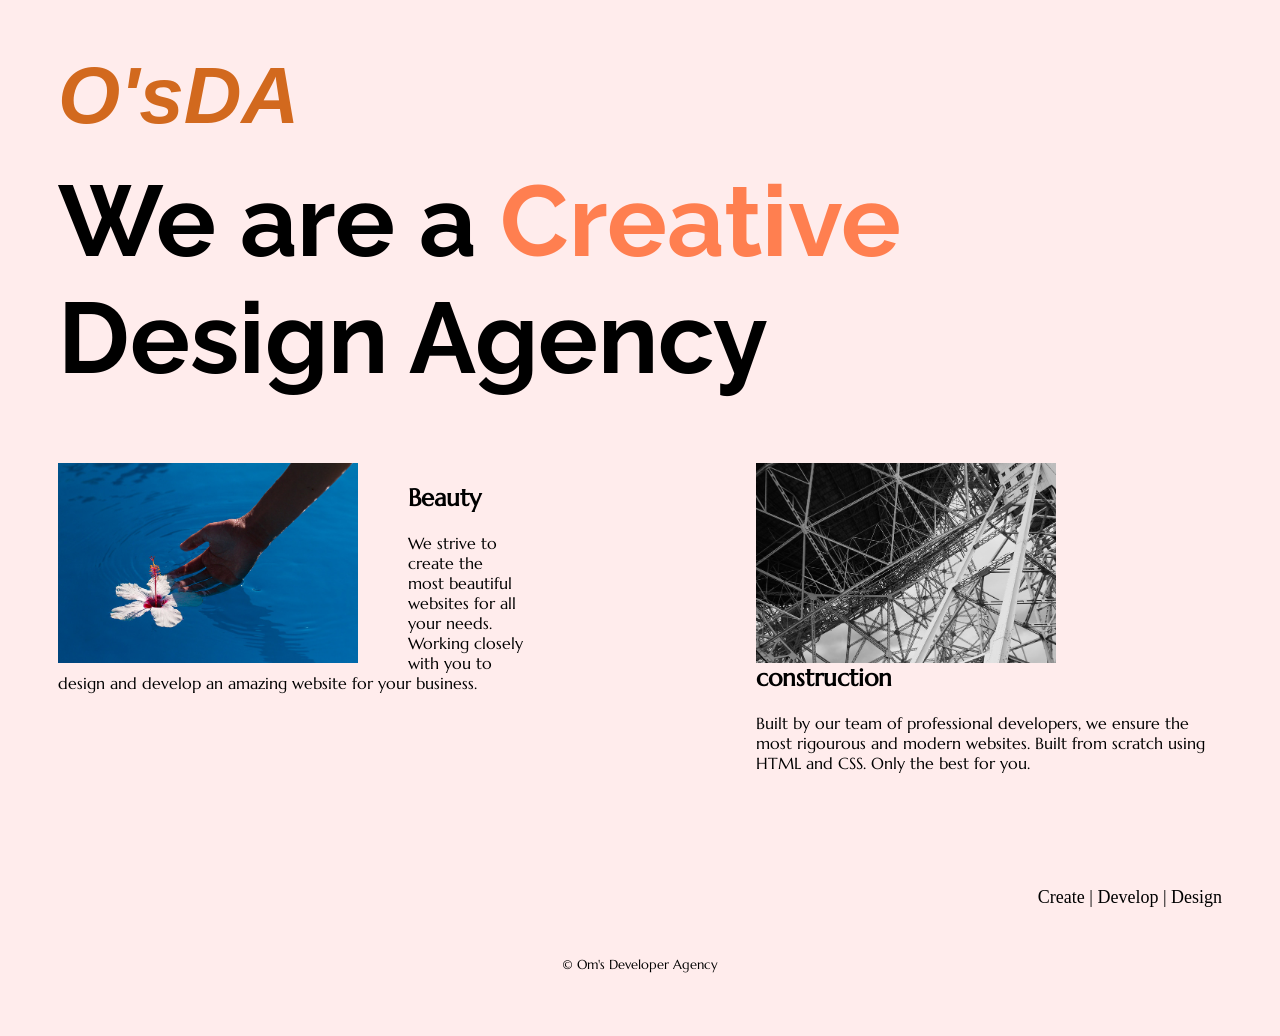
<file: Assets/projects/8.4 Web Design Agency Project/index.html>
<!DOCTYPE html>
<html lang="en">
<head>
    <meta charset="UTF-8">
    <meta name="viewport" content="width=device-width, initial-scale=1.0">
    <title>Om's Dev Agency</title>
    <link rel="stylesheet" href="./style.css">
    <link rel="preconnect" href="https://fonts.googleapis.com">
<link rel="preconnect" href="https://fonts.gstatic.com" crossorigin>
<link href="https://fonts.googleapis.com/css2?family=Geist+Pixel&family=Libre+Baskerville:ital,wght@0,400..700;1,400..700&family=Marcellus&family=Nunito+Sans:ital,opsz,wght@0,6..12,200..1000;1,6..12,200..1000&family=Raleway:ital,wght@0,100..900;1,100..900&display=swap" rel="stylesheet">
</head>
<body>
    <div class="main">
        <header>
            <h1 class="logo">O'sDA</h1>
            <h1 class="mainheading">We are a <span class="creative">Creative</span> <br>Design Agency</h1>
        </header>
        <main>
            <div class="cardone">
                <img src="./assets/images/beautiful.jpg" alt="image of flowers in hands">
                <h2>Beauty</h2>
                <p>We strive to create the most beautiful websites for all your needs. Working closely with you to design and develop an amazing website for your business.</p>
            </div>
            <div class="cardtwo">
                <img src="./assets/images/construction.jpg" alt="A construction site">
                <h2>construction</h2>
                <p>Built by our team of professional developers, we ensure the most rigourous and modern websites. Built from scratch using HTML and CSS. Only the best for you.</p>
            </div>
        </main>
        <footer>
            <p class="second">Create | Develop | Design</p>
            <p class="first"> &copy; Om's Developer Agency</p>
        </footer>
    </div>
</body>
</html>
</file>
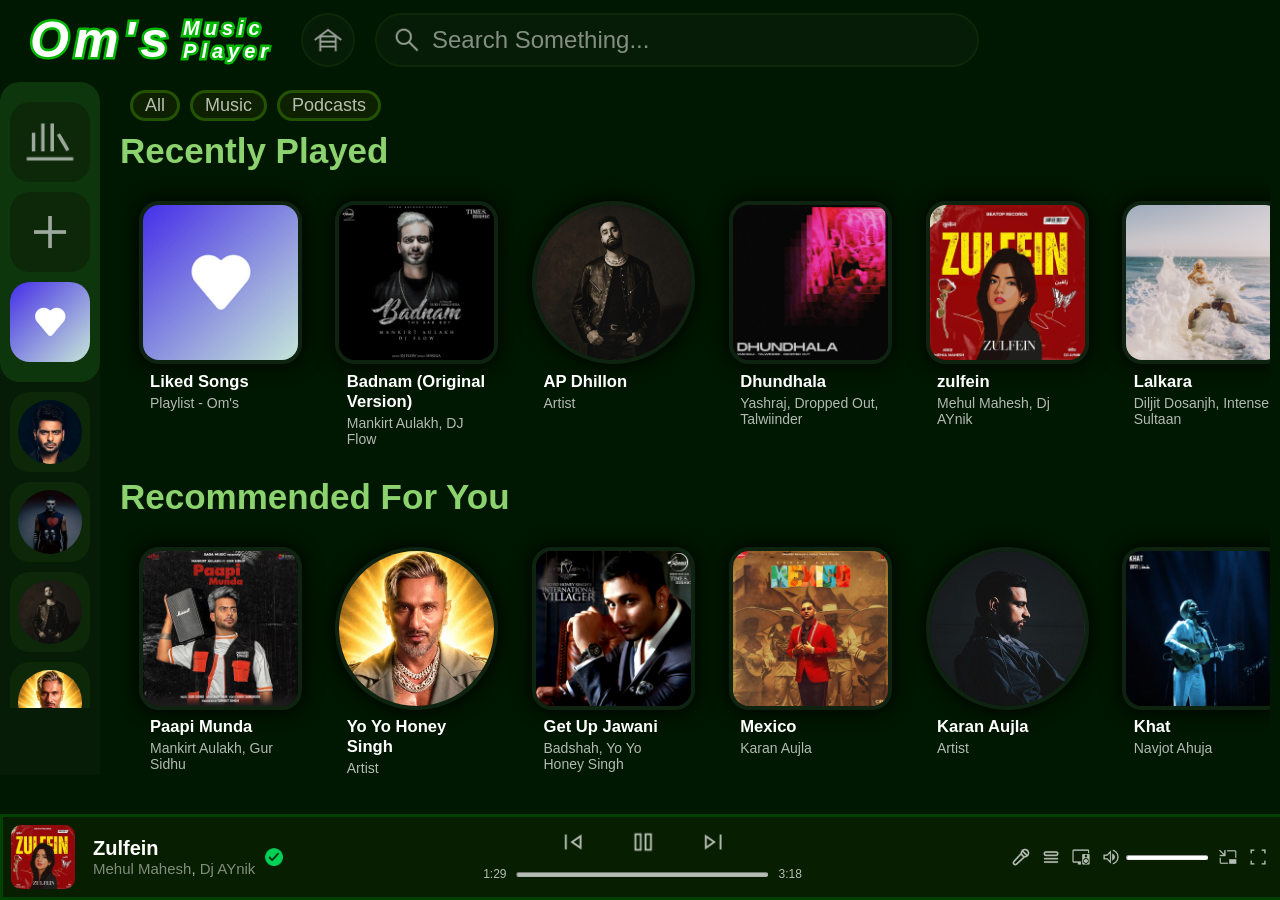
<file: Assets/projects/Om's Music Player/index.html>
<!DOCTYPE html>
<html lang="en">
<head>
    <meta charset="UTF-8">
    <meta name="viewport" content="width=device-width, initial-scale=1.0">
    <title>Om's Music Player</title>
    <link rel="stylesheet" href="./style.css">
    <link rel="preconnect" href="https://fonts.googleapis.com">
<link rel="preconnect" href="https://fonts.gstatic.com" crossorigin>
<link href="https://fonts.googleapis.com/css2?family=Geist+Pixel&family=Jost:ital,wght@0,100..900;1,100..900&display=swap" rel="stylesheet">
</head>
<body>
    <div class="guilt">
        <div class="words">
            <div><p>Oops!</p></div>
            <div><p>This is a Desktop Release (v1.0) and is currently optimised for screens wider than 600px</p></div>
            <div><p>Mobile Release v1.1 is coming soon</p></div>
        </div>
    </div>
    <div class="mainflex">
        <div class="navbarlogo">
            <div class="top-navbar">
                <div class="applogo">
                <div class="name"><h2>Om's</h2></div>
                <div class="tagn">
                    <h4>Music</h4>
                    <h4>Player</h4>
                </div>
            </div>
            <div class="homeplussearch">
                <div class="homebutton"><img src="./icons/Home button.png" alt=""></div>
                <div class="searchbar">
                    <div class="searchlogo">
                        <img src="./icons/searchbar.png" alt="">
                    </div>
                    <div class="searchsomething">
                        <p>Search Something...</p>
                    </div>
                </div>
            </div>      
        </div>
        </div>
        <div class="library">
            <div class="trio">
                <div class="openlib des"><img src="./icons/library sec icon.png" alt="Open library"></div>
                <div class="createnewplaylist des"><img src="./icons/createplayli.png" alt=""></div>
                <div class="likedsongs full"><img src="./icons/liked song.png" alt=""></div>
            </div>
            <div class="libsec">
            <div class="follow"><img src="./image assets/mankirt aulakh.jpg" alt="Mankirt Aulakh"></div>
            <div class="follow"><img src="./image assets/talwinder.jpg" alt="Talwinder"></div>
            <div class="follow"><img src="./image assets/apdhillon.jpg" alt="AP Dhillon"></div>
            <div class="follow"><img src="./image assets/yoyohoneysing.jpg" alt=""></div>
            <div class="wrap"><img src="./image assets/wrapped.jpg" alt=""></div>
            <div class="follow"><img src="./image assets/imran khan.jpg" alt=""></div>
            <div class="follow"><img src="./image assets/karanaujla.jpg" alt=""></div>
            <div class="follow"><img src="./image assets/zainzohaib.jpg" alt=""></div>
            <div class="follow"><img src="./image assets/diljitdosanjh.jpg" alt=""></div>
            </div>
        </div>
        <div class="homescreen">
            <div class="select">
            <div class="sec"><div class="all">All</div></div>
            <div class="sec"><div class="all">Music</div></div>
            <div class="sec"><div class="all">Podcasts</div></div>
            </div>
            <div class="playlist" id="recently">
                <div class="rp"><h1>Recently Played</h1></div>
                <div class="mt">
                    <div class="musictile">
                        <div class="img"><img src="./icons/liked song.png" alt=""></div>
                        <div class="sname"><h5>Liked Songs</h5></div>
                        <div class="singer"><p>Playlist - Om's</p></div>
                    </div>
                    <div class="musictile">
                        <div class="img"><img src="./songs/pp/badnam.jpg" alt=""></div>
                        <div class="sname"><h5>Badnam (Original Version)</h5></div>
                        <div class="singer"><p>Mankirt Aulakh, DJ Flow</p></div>
                    </div>
                    <div class="musictile">
                        <div class="artist"><img src="./image assets/apdhillon.jpg" alt=""></div>
                        <div class="sname"><h5>AP Dhillon</h5></div>
                        <div class="singer"><p>Artist</p></div>
                    </div>
                    <div class="musictile">
                        <div class="img"><img src="./songs/pp/dhundhala.jpg" alt=""></div>
                        <div class="sname"><h5>Dhundhala</h5></div>
                        <div class="singer"><p>Yashraj, Dropped Out, Talwiinder</p></div>
                    </div>
                    <div class="musictile">
                        <div class="img"><img src="./songs/pp/zulfein.jpg" alt=""></div>
                        <div class="sname"><h5>zulfein</h5></div>
                        <div class="singer"><p>Mehul Mahesh, Dj AYnik</p></div>
                    </div>
                    <div class="musictile">
                        <div class="img"><img src="./songs/pp/lalkara.jpg" alt=""></div>
                        <div class="sname"><h5>Lalkara</h5></div>
                        <div class="singer"><p>Diljit Dosanjh, Intense, Sultaan</p></div>
                    </div>
                    <div class="musictile">
                        <div class="artist"><img src="./image assets/mankirt aulakh.jpg" alt=""></div>
                        <div class="sname"><h5>Mankirt Aulakh</h5></div>
                        <div class="singer"><p>Artist</p></div>
                    </div>
                    <div class="musictile">
                        <div class="img"><img src="./songs/pp/withyou.jpg" alt=""></div>
                        <div class="sname"><h5>With You</h5></div>
                        <div class="singer"><p>AP Dhillon</p></div>
                    </div>
                    <div class="musictile">
                        <div class="img"><img src="./songs/pp/blueeyes.jpg" alt=""></div>
                        <div class="sname"><h5>Blue Eyes</h5></div>
                        <div class="singer"><p>Yo Yo Honey Singh</p></div>
                    </div>
                    <div class="musictile">
                        <div class="img"><img src="./songs/pp/bairan.jpg" alt=""></div>
                        <div class="sname"><h5>Bairan</h5></div>
                        <div class="singer"><p>Banjaare</p></div>
                    </div>
                    <div class="musictile">
                        <div class="img"><img src="./songs/pp/gangland.jpg" alt=""></div>
                        <div class="sname"><h5>Gangland</h5></div>
                        <div class="singer"><p>Mankirt Aulakh, DJ Flow, Deep Kahlon</p></div>
                    </div>
                </div>
            </div>
            <div class="playlist" id="recforu">
                <div class="rp"><h1>Recommended For You</h1></div>
                <div class="mt">
                    <div class="musictile">
                        <div class="img"><img src="./songs/pp/paapimunda.jpg" alt=""></div>
                        <div class="sname"><h5>Paapi Munda</h5></div>
                        <div class="singer"><p>Mankirt Aulakh, Gur Sidhu</p></div>
                    </div>
                    <div class="musictile">
                        <div class="artist"><img src="./image assets/yoyohoneysing.jpg" alt=""></div>
                        <div class="sname"><h5>Yo Yo Honey Singh</h5></div>
                        <div class="singer"><p>Artist</p></div>
                    </div>
                    <div class="musictile">
                        <div class="img"><img src="./songs/pp/getupjawani.jpg" alt=""></div>
                        <div class="sname"><h5>Get Up Jawani</h5></div>
                        <div class="singer"><p>Badshah, Yo Yo Honey Singh</p></div>
                    </div>
                    <div class="musictile">
                        <div class="img"><img src="./songs/pp/mexico.jpg" alt=""></div>
                        <div class="sname"><h5>Mexico</h5></div>
                        <div class="singer"><p>Karan Aujla</p></div>
                    </div>
                    <div class="musictile">
                        <div class="artist"><img src="./image assets/karanaujla.jpg" alt=""></div>
                        <div class="sname"><h5>Karan Aujla</h5></div>
                        <div class="singer"><p>Artist</p></div>
                    </div>
                    <div class="musictile">
                        <div class="img"><img src="./songs/pp/khat.jpg" alt=""></div>
                        <div class="sname"><h5>Khat</h5></div>
                        <div class="singer"><p>Navjot Ahuja</p></div>
                    </div>
                    <div class="musictile">
                        <div class="img"><img src="./songs/pp/thinkingofyou.jpg" alt=""></div>
                        <div class="sname"><h5>Thinking Of You</h5></div>
                        <div class="singer"><p>AP Dhillon</p></div>
                    </div>
                    <div class="musictile">
                        <div class="img"><img src="./songs/pp/something just like this.jpg" alt=""></div>
                        <div class="sname"><h5>Something Just Like This</h5></div>
                        <div class="singer"><p>The Chainsmokers, Coldplay</p></div>
                    </div>
                    <div class="musictile">
                        <div class="img"><img src="./songs/pp/givemesomesunshine.jpg" alt=""></div>
                        <div class="sname"><h5>Give Me Some Sunshine</h5></div>
                        <div class="singer"><p>Suraj Jagan, Sharman Joshi</p></div>
                    </div>
                    <div class="musictile">
                        <div class="img"><img src="./songs/pp/lalkara.jpg" alt=""></div>
                        <div class="sname"><h5>Lalkara</h5></div>
                        <div class="singer"><p>Diljit Dosanjh, Intense, Sultaan</p></div>
                    </div>
                    <div class="musictile">
                        <div class="img"><img src="./songs/pp/highonyou.jpg" alt=""></div>
                        <div class="sname"><h5>High On You</h5></div>
                        <div class="singer"><p>Jind Universe</p></div>
                    </div>
                    <div class="musictile">
                        <div class="img"><img src="./songs/pp/industrybaby.jpg" alt=""></div>
                        <div class="sname"><h5>Industry Baby</h5></div>
                        <div class="singer"><p>Lil Nas X,Jack Harlow</p></div>
                    </div>
                    <div class="musictile">
                        <div class="img"><img src="./songs/pp/thodisidaaru.jpg" alt=""></div>
                        <div class="sname"><h5>Thodi Si Daaru</h5></div>
                        <div class="singer"><p>AP Dhillon, Shreya Ghoshal</p></div>
                    </div>
                </div>
            </div>
            <div class="playlist" id="wrapped">
                <div class="rp"><h1>Om's Top 20 Wrapped</h1></div>
                <div class="mt">
                    <div class="musictile">
                        <div class="img"><img src="./songs/pp/dhundhala.jpg" alt=""></div>
                        <div class="sname"><h5>Dhundhala</h5></div>
                        <div class="singer"><p>Yashraj, Dropped Out, Talwiinder</p></div>
                    </div>
                    <div class="musictile">
                        <div class="img"><img src="./songs/pp/ranjheyave.jpg" alt=""></div>
                        <div class="sname"><h5>Ranjheya Ve</h5></div>
                        <div class="singer"><p>Zain Zohaib</p></div>
                    </div>
                    <div class="musictile">
                        <div class="img"><img src="./songs/pp/badnam.jpg" alt=""></div>
                        <div class="sname"><h5>Badnam (Original Version)</h5></div>
                        <div class="singer"><p>Mankirt Aulakh, DJ Flow</p></div>
                    </div>
                    <div class="musictile">
                        <div class="img"><img src="./songs/pp/haseen.jpg" alt=""></div>
                        <div class="sname"><h5>Haseen</h5></div>
                        <div class="singer"><p>Talwiinder, NDS, Rippy Grewal</p></div>
                    </div>
                    <div class="musictile">
                        <div class="img"><img src="./songs/pp/sheilakijawani.jpg" alt=""></div>
                        <div class="sname"><h5>Sheila Ki Jawani</h5></div>
                        <div class="singer"><p>Vishal-Shekhar, Sunidhi Chauhan, Vishal Dadlani</p></div>
                    </div>
                    <div class="musictile">
                        <div class="img"><img src="./songs/pp/iguess.jpg" alt=""></div>
                        <div class="sname"><h5>I Guess</h5></div>
                        <div class="singer"><p>KR$NA</p></div>
                    </div>
                    <div class="musictile">
                        <div class="img"><img src="./songs/pp/dopall.jpg" alt=""></div>
                        <div class="sname"><h5>Do Pall</h5></div>
                        <div class="singer"><p>Coachsahb, Asa Singh Mastana, Surinder Kaur</p></div>
                    </div>
                    <div class="musictile">
                        <div class="img"><img src="./songs/pp/jail.jpg" alt=""></div>
                        <div class="sname"><h5>Jail</h5></div>
                        <div class="singer"><p>Mankirt Aulakh</p></div>
                    </div>
                    <div class="musictile">
                        <div class="img"><img src="./songs/pp/zulfein.jpg" alt=""></div>
                        <div class="sname"><h5>zulfein</h5></div>
                        <div class="singer"><p>Mehul Mahesh, Dj AYnik</p></div>
                    </div>
                    <div class="musictile">
                        <div class="img"><img src="./songs/pp/lalkara.jpg" alt=""></div>
                        <div class="sname"><h5>Lalkara</h5></div>
                        <div class="singer"><p>Diljit Dosanjh, Intense, Sultaan</p></div>
                    </div>
                    <div class="musictile">
                        <div class="img"><img src="./songs/pp/admin'you.jpg" alt=""></div>
                        <div class="sname"><h5>Admirin' You</h5></div>
                        <div class="singer"><p>Karan Aujla</p></div>
                    </div>
                    <div class="musictile">
                        <div class="img"><img src="./songs/pp/laalpari.jpg" alt=""></div>
                        <div class="sname"><h5>Laal Pari(From "Housefull 5")</h5></div>
                        <div class="singer"><p>Yo Yo Honey Singh, Simar Kaur, Alfaaz</p></div>
                    </div>
                    <div class="musictile">
                        <div class="img"><img src="./songs/pp/gangland.jpg" alt=""></div>
                        <div class="sname"><h5>Gangland</h5></div>
                        <div class="singer"><p>Mankirt Aulakh, DJ Flow, Deep Kahlon</p></div>
                    </div>
                    <div class="musictile">
                        <div class="img"><img src="./songs/pp/todh.jpg" alt=""></div>
                        <div class="sname"><h5>Todh</h5></div>
                        <div class="singer"><p>Prince Narula, Munawar Faruqui, Rony Ajnali</p></div>
                    </div>
                    <div class="musictile">
                        <div class="img"><img src="./songs/pp/thinkingofyou.jpg" alt=""></div>
                        <div class="sname"><h5>Thinking Of You</h5></div>
                        <div class="singer"><p>AP Dhillon</p></div>
                    </div>
                    <div class="musictile">
                        <div class="img"><img src="./songs/pp/lalkara.jpg" alt=""></div>
                        <div class="sname"><h5>Lalkara</h5></div>
                        <div class="singer"><p>Diljit Dosanjh, Intense, Sultaan</p></div>
                    </div>
                    <div class="musictile">
                        <div class="img"><img src="./songs/pp/nocap.jpg" alt=""></div>
                        <div class="sname"><h5>No Cap</h5></div>
                        <div class="singer">KR$NA</div>
                    </div>
                    <div class="musictile">
                        <div class="img"><img src="./songs/pp/raatkirani.jpg" alt=""></div>
                        <div class="sname"><h5>Raat Ki Rani</h5></div>
                        <div class="singer"><p>Seedhe Maut</p></div>
                    </div>
                    <div class="musictile">
                        <div class="img"><img src="./songs/pp/givemesomesunshine.jpg" alt=""></div>
                        <div class="sname"><h5>Give Me Some Sunshine</h5></div>
                        <div class="singer"><p>Suraj Jagan, Sharman Joshi</p></div>
                    </div>
                    <div class="musictile">
                        <div class="img"><img src="./songs/pp/udd gye.jpg" alt=""></div>
                        <div class="sname"><h5>Udd Gaye</h5></div>
                        <div class="singer"><p>Ritviz</p></div>
                    </div>
                </div>
                <footer>
                    <p class="first">&copy; 2026 Om's Music Player</p>
                    <p class="second">Desktop Release v1.0 ● Built with HTML & CSS</p>
                </footer>
            </div>
        </div>
        <div class="playerbar">
            <div class="music">
                <div class="img"><img src="./songs/pp/zulfein.jpg" alt=""></div>
                <div class="namesname">
                    <div class="hfive"><h5>Zulfein</h5></div>
                    <div class="ppp"><p><span>Mehul Mahesh</span>, <span>Dj AYnik</span></p></div>
                </div>
                <div class="vicon"><img src="./icons/verified icon.png" alt=""></div>
            </div>
            <div class="play">
                <div class="keys">
                    <div class="prev aa"><img src="./icons/previous.png" alt=""></div>
                    <div class="plapau aa"><img src="./icons/pause.png" alt=""></div>
                    <div class="next aa"><img src="./icons/next.png" alt=""></div>
                </div>
                <div class="timer">
                    <div class="currtime shhh"><p class="huh">1:29</p></div>
                    <div class="timebar shhh"><hr class="huh"></div>
                    <div class="tottime shhh"><p class="huh">3:18</p></div>
                </div>
            </div>
            <div class="elementbar">
                <div class="lyrics"><img src="./icons/lyrics.png" alt=""></div>
                <div class="queue"><img src="./icons/queue.png" alt=""></div>
                <div class="device"><img src="./icons/device.png" alt=""></div>
                <div class="volume"><img src="./icons/volume.png" alt=""></div>
                <div class="volumebar"><hr></div>
                <div class="minip"><img src="./icons/miniplayer.png" alt=""></div>
                <div class="fullscreen"><img src="./icons/fullscreen.png" alt=""></div>
            </div>
        </div>
    </div>
</body>
</html>
</file>
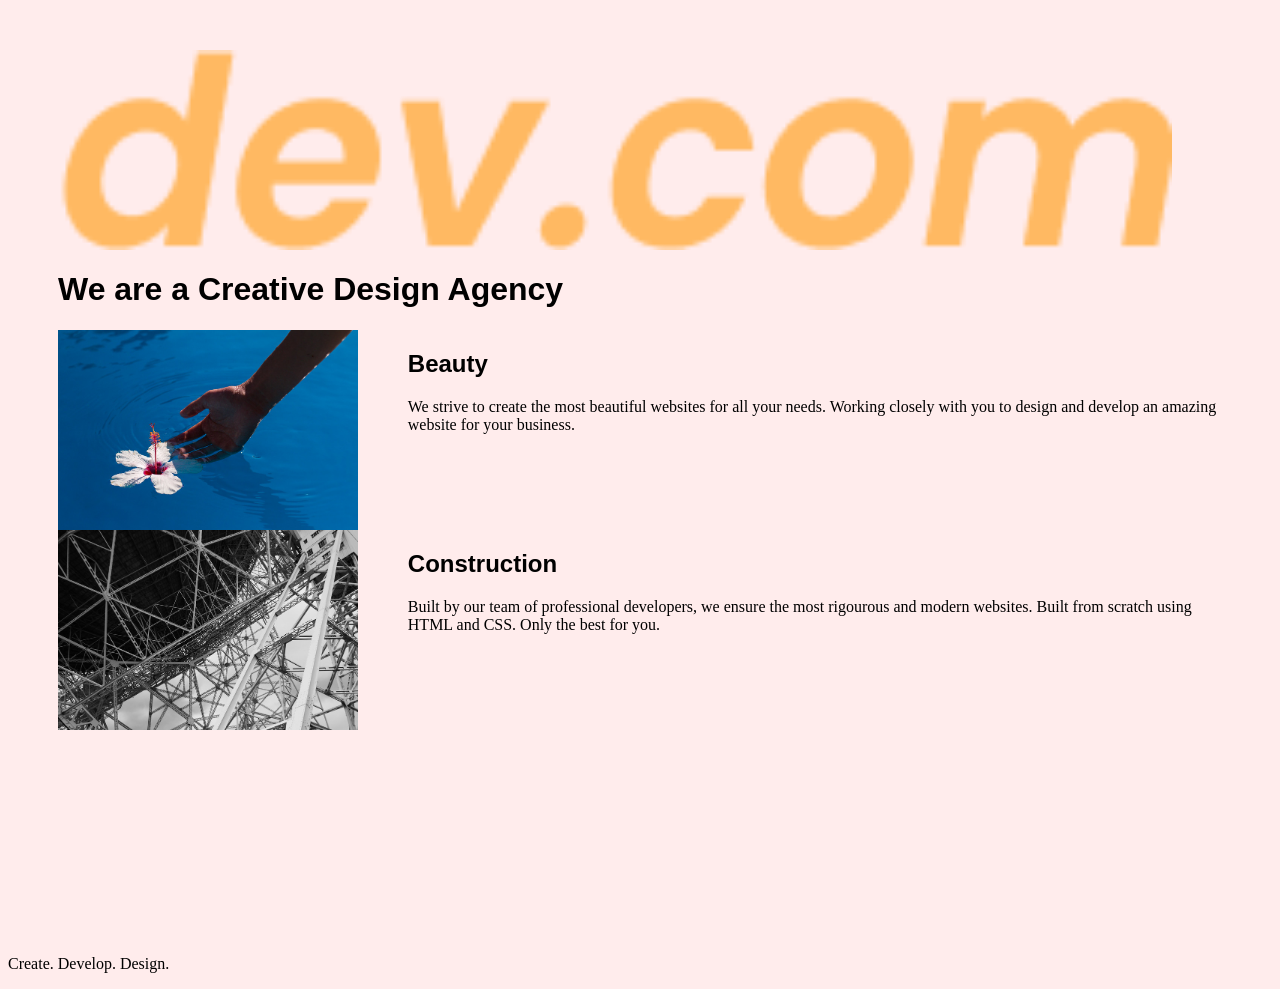
<file: Assets/projects/8.4 Web Design Agency Project/indexpremade.html>
<!DOCTYPE html>
<html lang="en">

<head>
  <meta charset="UTF-8">
  <meta name="viewport" content="width=device-width, initial-scale=1.0">
  <title>Agency</title>
  <link rel="stylesheet" href="./style.css">
  <link rel="preconnect" href="https://fonts.googleapis.com">
  <link rel="preconnect" href="https://fonts.gstatic.com" crossorigin>
  <link href="https://fonts.googleapis.com/css2?family=Poppins:wght@400;700&display=swap" rel="stylesheet">
</head>

<body>
  <div class="main">
    <img class="logo" src="./assets/images/logo.png" alt="logo">
    <h1>We are a Creative Design Agency</h1>
    <div class="left card"><img class="tile-image" src="./assets/images/beautiful.jpg" alt="hand and flower in water">
      <h2 class="card-title">Beauty</h2>
      <p class="card-text">We strive to create the most beautiful websites for all your needs. Working closely with you
        to
        design and
        develop an amazing website for your business.</p>
    </div>

    <div class="right card"><img class="tile-image" src="./assets/images/construction.jpg" alt="metal structure">
      <h2 class="card-title">Construction</h2>
      <p>Built by our team of professional developers, we ensure the most rigourous and modern websites. Built from
        scratch using HTML and CSS. Only the best for you.</p>
    </div>

  </div>
  <footer>
    <p>Create. Develop. Design.</p>
  </footer>
</body>

</html>
</file>
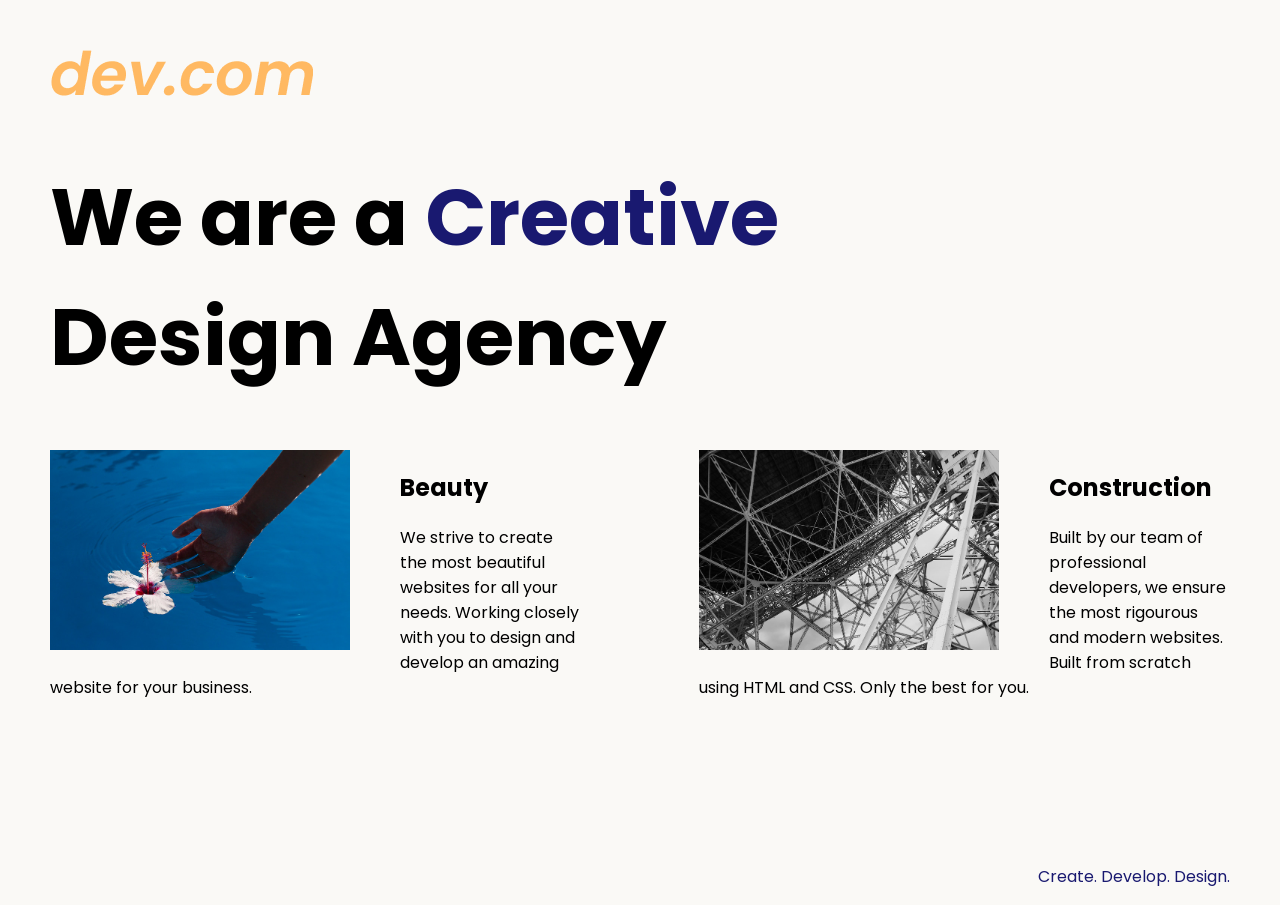
<file: Assets/projects/8.4 Web Design Agency Project/solution.html>
<!DOCTYPE html>
<html lang="en">

<head>
  <meta charset="UTF-8">
  <meta name="viewport" content="width=device-width, initial-scale=1.0">
  <title>Agency</title>
  <link rel="stylesheet" href="./solution.css">
  <link rel="preconnect" href="https://fonts.googleapis.com">
  <link rel="preconnect" href="https://fonts.gstatic.com" crossorigin>
  <link href="https://fonts.googleapis.com/css2?family=Poppins:wght@400;700&display=swap" rel="stylesheet">
</head>

<body>
  <div class="main">
    <img class="logo" src="./assets/images/logo.png" alt="logo">
    <h1>We are a <span class="creative">Creative</span> <br />Design Agency</h1>
    <div class="left card"><img class="tile-image" src="./assets/images/beautiful.jpg" alt="hand and flower in water">
      <h2 class="card-title">Beauty</h2>
      <p class="card-text">We strive to create the most beautiful websites for all your needs. Working closely with you
        to
        design and
        develop an amazing website for your business.</p>
    </div>

    <div class="right card"><img class="tile-image" src="./assets/images/construction.jpg" alt="metal structure">
      <h2 class="card-title">Construction</h2>
      <p>Built by our team of professional developers, we ensure the most rigourous and modern websites. Built from
        scratch using HTML and CSS. Only the best for you.</p>
    </div>

  </div>
  <footer>
    <p>Create. Develop. Design.</p>
  </footer>
</body>

</html>
</file>
<file: Assets/projects/8.4 Web Design Agency Project/style.css>
body{
  background-color: rgb(255, 236, 236);
}
.main{
  font-family: sans-serif;
  margin: 50px 50px 50px 50px;
  display: flex;
  flex-direction: column;
  min-height: 95vh;
  flex: 1;
}
div header .logo{
  font-size: 80px;
  font-family: "Geist Pixel", sans-serif;
  font-style: italic;
  font-weight: 900;
  margin: 0;
  color: chocolate;
}
div header .mainheading{
  font-size: 100px;
  font-family: "Raleway", sans-serif;
  margin-top: 20px;
}
.creative{
  color: coral;
}
img{
  height: 200px;
  width: auto;
  float: left;
  margin-right: 50px;
}
div main .cardone{
  float: left;
  width: 40%;
  text-align: left;
}
.cardone h2, p{
  font-family: "Marcellus", serif;
}
div main .cardtwo{
  float: right;
  width: 40%;
  text-align: left;
}
.cardtwo h2, p{
  font-family: "Marcellus", serif;
}
footer{
  clear: both;
}
footer .first{
  text-align: center;
  padding-top: 30px;
  font-size: smaller;
}
footer .second{
  text-align: end;
  font-size: large;
  font-family: 'Times New Roman', Times, serif;
  padding-top: 80px;
}

@media (max-width: 600px){ 
  .main{
    margin: 20px 20px 20px 20px;
  }
  div header .mainheading{
    font-size: 30px;
    text-align: center;
  }
  div main .cardone{
    width: 100%;
    display: block;
    text-align: justify;
    margin-top: 20px;
    margin-bottom: 20px;
  }
  div main .cardtwo{
    width: 100%;
    display: block;
    text-align: justify;
  }
  img{
    width: 100%;
    height: auto;
    float: none;
    display: block; margin: 0 auto;
  }
  footer .second{
    text-align: center;
    font-size: medium;
    padding-top: 20px;
  }
  footer .first{
    font-size: x-small;
  }
}
</file>
<file: Assets/projects/Om's Music Player/style.css>
*{
    margin: 0;
    padding: 0;
    scroll-behavior: smooth;
    font-family: sans-serif;
    color: white;
}
img{
    display: block;
    -webkit-user-drag: none;
    user-drag: none;
    user-select: none;
    pointer-events: auto;
    cursor: pointer;
}
body{
    background-color: rgb(0, 23, 1);
    width: 100%;
    height: 100vh;
    overflow-x: hidden;
    overflow-y: hidden;
    -webkit-user-select: none;
    -ms-user-select: none;
    user-select: none;
    cursor: default;
    display: flex;
}
.guilt{
    width: 100%;
    height: 100%;
    background-color: aliceblue;
    display: none;
}
.guilt .words{
    width: 80%;
    height: max-content;
    margin: auto;
}
.guilt .words div p{
    font-size: 1rem;
    line-height: 25px;
    opacity: 80%;
    text-align: center;
}
.mainflex{
    display: flex;
    flex: 1;
    flex-direction: column;
    min-height: 95vh;
    width: 100%;
    height: 100%;
}
.mainflex .navbarlogo{
    display: flex;
    width: 100%;
    height: 80px;
    z-index: 10;
    position: fixed;
    top: 0;
    background-color: rgb(0, 23, 1);
}
.mainflex .navbarlogo .top-navbar{
    display: inline-flex;
    width: 100%;
    height: 100%;
    align-items: center;
    justify-content: center;
}
.mainflex .navbarlogo .top-navbar .applogo{
    display: inline-flex;
    height: fit-content;
    width: fit-content;
    align-items: center;
    margin: 0 10px 0 30px;
    position: fixed;
    left: 0;
    gap: 10px;
    cursor: pointer;
    z-index: 100;
}
.mainflex .navbarlogo .top-navbar .applogo .name h2{
    font-family: "Geist Pixel", sans-serif;
    font-style: italic;
    font-size: 50px;
    -webkit-text-stroke: 5px rgb(2, 184, 2);
    paint-order: stroke fill;
    letter-spacing: 5px;
}
.mainflex .navbarlogo .top-navbar .applogo .tagn{
    display: flex;
    flex-direction: column;
    justify-content: center;
}
.mainflex .navbarlogo .top-navbar .applogo .tagn h4{
    font-family: "Geist Pixel", sans-serif;
    font-style: italic;
    font-size: 20px;
    -webkit-text-stroke: 5px rgb(2, 184, 2);
    paint-order: stroke fill;
    letter-spacing: 5px;
}
.mainflex .navbarlogo .top-navbar .homeplussearch{
    width: 100%;
    height: 100%;
    display: flex;
    gap: 20px;
    align-items: center;
    justify-content: center;
}
.mainflex .navbarlogo .top-navbar .homeplussearch .homebutton{
    width: 50px;
    height: 50px;
    background-color: rgb(7, 28, 6);
    border-radius: 50%;
    border: 2px solid rgb(12, 40, 9);
    display: flex;
    justify-content: center;
    align-items: center;
    transition: 0.1s ease;
}
.mainflex .navbarlogo .top-navbar .homeplussearch .homebutton:hover{
    transform: scale(1.05);
    background-color: rgb(3, 11, 3);
    border: 2px solid rgb(23, 77, 17);
    cursor: pointer;
    box-shadow: 0 0 15px rgb(0, 75, 0);
}
.mainflex .navbarlogo .top-navbar .homeplussearch .homebutton img{
    width: 30px;
    height: auto;
    opacity: 60%;
}
.mainflex .navbarlogo .top-navbar .homeplussearch .searchbar{
    width: 600px;
    height: 50px;
    display: inline-flex;
    background-color: rgb(7, 28, 6);
    border-radius: 50px;
    border: 2px solid rgb(12, 40, 9);
    align-items: center;
    transition: 0.1s ease;
}
.mainflex .navbarlogo .top-navbar .homeplussearch .searchbar:hover{
    background-color: rgb(12, 49, 10);
    cursor: text;
}
.mainflex .navbarlogo .top-navbar .homeplussearch .searchbar .searchlogo{
    padding: 10px 10px 10px 15px;
    border-top-left-radius: 50%;
    border-bottom-left-radius: 50%;
    transition: 0.1s ease;
}
.mainflex .navbarlogo .top-navbar .homeplussearch .searchbar .searchlogo:hover{
    cursor: pointer;
}
.mainflex .navbarlogo .top-navbar .homeplussearch .searchbar .searchlogo img{
    width: 30px;
    height: 30px;
    opacity: 60%;
}
.mainflex .navbarlogo .top-navbar .homeplussearch .searchbar .searchsomething p{
    font-size: 1.5rem;
    color: rgb(255, 255, 255);
    opacity: 50%;
}
.mainflex .library{
    width: 100px;
    height: 77%;
    background-color: rgb(7, 28, 6);
    border-radius: 20px;
    position: fixed;
    top: 0;
    margin-top: 82px;
    border-bottom-left-radius: 0;
    border-bottom-right-radius: 0;
}
.mainflex .library .trio{
    width: fit-content;
    padding: 10px 0 10px 0;
    border-radius: 20px;
    background-color: rgb(14, 54, 12);
    position: sticky;
    top: 0;
}
.mainflex .library .trio .des{
    width: 80%;
    aspect-ratio: 1;
    background-color: rgb(12, 40, 9);
    border-radius: 20px;
    margin: 10%;
    transition: 0.3s ease;
}
.mainflex .library .trio .des:hover{
    transform: scale(1.05);
    box-shadow: 0 0 10px rgba(50, 108, 67, 0.551);
    cursor: pointer;
}
.mainflex .library .trio .des img{
    width: 70%;
    aspect-ratio: 1;
    transform: translate(-50%,-50%);
    position: relative;
    top: 50%;
    left: 50%;
    opacity: 60%;
}
.mainflex .library .trio .full{
    width: 80%;
    aspect-ratio: 1;
    background-color: rgb(12, 40, 9);
    border-radius: 20px;
    margin: 10%;
    transition: 0.3s ease;
}
.mainflex .library .trio .full:hover{
    transform: scale(1.05);
    box-shadow: 0 0 10px rgb(132, 240, 165);
    cursor: pointer;
}
.mainflex .library .trio .full img{
    width: 100%;
    border-radius: 20px;
}
.mainflex .library .libsec{
    overflow-y: scroll;
    height: 47%;
    scrollbar-width: none;
    border-radius: 20px;
    margin-bottom: 10px;
    border-bottom-left-radius: 0;
    border-bottom-right-radius: 0;
}
.mainflex .library .libsec::-webkit-scrollbar{
    display: none;
}
.mainflex .library .libsec .follow{
    width: 80%;
    aspect-ratio: 1;
    background-color: rgb(12, 40, 9);
    border-radius: 20px;
    margin: 10px;
    transition: 0.1s ease;
    display: flex;
    align-items: center;
    justify-content: center;
}
.mainflex .library .libsec .follow:hover{
    transform: scale(1.05);
    box-shadow: 0 0 10px rgb(132, 240, 165);
    background-color: rgb(37, 92, 31);
    cursor: pointer;
}
.mainflex .library .libsec .follow img{
    width: 80%;
    aspect-ratio: 1;
    border-radius: 50%;
}
.mainflex .library .libsec .wrap{
    width: 80%;
    aspect-ratio: 1;
    background-color: rgb(12, 40, 9);
    border-radius: 20px;
    margin: 10px;
    transition: 0.1s ease;
    display: flex;
    align-items: center;
    justify-content: center;
}
.mainflex .library .libsec .wrap:hover{
    transform: scale(1.05);
    box-shadow: 0 0 10px rgb(132, 240, 165);
    background-color: rgb(37, 92, 31);
    cursor: pointer;
}
.mainflex .library .libsec .wrap img{
    width: 80%;
    aspect-ratio: 1;
    border-radius: 20px;
}
.mainflex .homescreen{
    margin: 80px 10px 80px 120px;
    overflow-y: scroll;
    height: calc(100vh - 165px);
    scrollbar-width: none;
}
.mainflex .homescreen::-webkit-scrollbar{
    display: none;
}
.select{
    display: flex;
    gap: 10px;
    margin: 10px;
}
.select .sec{
    width: fit-content;
    height: fit-content;
    padding: 2px;
    border-radius: 20px;
    background-color: rgb(13, 33, 0);
    border: 3px solid rgb(35, 83, 0);
    transition: 0.1s ease;
}
.select .sec:hover{
    background-color: rgb(19, 47, 0);
    border: 3px solid rgb(41, 98, 0);
    cursor: pointer;
}
.select .sec .all{
    width: fit-content;
    margin-right: 10px;
    margin-left: 10px;
    color: white;
    font-size: 18px;
    opacity: 70%;
}
.playlist{
    display: flex;
    flex-direction: column;
    height: max-content;
}
.rp{
    width: fit-content;
    align-items: center;
}
.rp h1{
    font-weight: 600;
    font-size: 35px;
    color: rgb(140, 210, 110);
}
.mainflex .homescreen .playlist .mt{
    width: 100%;
    display: flex;
    position: relative;
    overflow-x: scroll;
    overflow-y: hidden;
    scrollbar-width: none;
}
.mainflex .homescreen .playlist .mt::-webkit-scrollbar{
    display: none;
}
.mainflex .homescreen .playlist .mt .musictile{
    display: flex;
    flex-direction: column;
    width: 180px;
    flex-shrink: 0;
    height: max-content;
    margin: 20px 6.75px 20px 10px;
    border-radius: 20px;
    transition: 0.1s ease;
}
.mainflex .homescreen .playlist .mt .musictile:hover{
    background-color: rgb(9, 39, 8);
    box-shadow: 0 0 10px rgba(50, 108, 67, 0.551);
    transform: scale(1.05);
    cursor: pointer;
}
.musictile .img{
    display: flex;
    width: 100%;
    justify-content: center;
    margin: 10px 0 0 0;
}
.musictile .artist{
    display: flex;
    width: 100%;
    justify-content: center;
    margin: 10px 0 0 0;
}
.musictile .artist img{
    width: 155px;
    aspect-ratio: 1;
    border-radius: 50%;
    border: 4px solid rgba(35, 52, 37, 0.432);
    box-shadow: 0 0 20px rgb(0, 0, 0);
}
.musictile .sname{
    width: 140px;
    color: white;
    font-size: 20px;
    font-weight: 100;
    margin: 7.5px 0 3px 20px;
}
.musictile .singer{
    width: 140px;
    color: white;
    font-size: 14px;
    opacity: 70%;
    margin: 0 0 10px 20px;
}
.musictile .img img{
    width: 155px;
    aspect-ratio: 1;
    border-radius: 20px;
    border: 4px solid rgba(35, 52, 37, 0.432);
    box-shadow: 0 0 20px rgb(0, 0, 0);
}
.homescreen footer{
    margin: 30px;
    position: relative;
}
.homescreen footer .first{
    text-align: center;
    opacity: 50%;
    font-size: 16px;
    margin: 5px;
}
.homescreen footer .second{
    text-align: center;
    opacity: 25%;
    font-size: 14px;
    margin: 5px;
}
.playerbar{
    width: 100%;
    height: 80px;
    display: flex;
    flex-direction: row;
    position: fixed;
    bottom: 0;
    background-color: rgb(7, 30, 0);
    z-index: 10;
    border: 3px solid rgba(1, 90, 1, 0.576);
}
.playerbar .music{
    height: 100%;
    width: fit-content;
    display: flex;
}
.playerbar .music .img{
    height: 100%;
    aspect-ratio: 1;
    display: inline-flex;
    justify-content: center;
    align-items: center;
    float: left;
}
.playerbar .music .img img{
    width: 80%;
    aspect-ratio: 1;
    border-radius: 10px;
    transition: 0.1s ease;
}
.playerbar .music .img img:hover{
    cursor: pointer;
}
.playerbar .music .namesname{
    display: inline-flex;
    flex-direction: column;
    width: max-content;
    height: 80px;
    color: white;
    justify-content: center;
    clear: both;
}
.playerbar .music .namesname .hfive{
    width: fit-content;
    margin: 10px 10px 0 10px;
}
.playerbar .music .namesname .hfive h5{
    font-size: 20px;
    color: white;
    transition: 0.1s ease;
}
.playerbar .music .namesname .hfive h5:hover{
    text-decoration: underline;
    cursor: pointer;
}
.playerbar .music .namesname .ppp{
    width: fit-content;
    margin: 0 10px 10px 10px;
}
.playerbar .music .namesname .ppp p{
    font-size: 15px;
    opacity: 70%;
    color: white;
}
.playerbar .music .namesname .ppp p span{
    font-size: 15px;
    opacity: 70%;
    color: white;
}
.playerbar .music .namesname .ppp p span:hover{
    text-decoration: underline;
    opacity: 100%;
    font-weight: 600;
    cursor: pointer;
}
.playerbar .music .vicon{
    width: fit-content;
    height: 100%;
    display: inline-flex;
    align-items: center;
    float: right;
}
.playerbar .music .vicon img{
    width: 17.5px;
    aspect-ratio: 1;
}
.playerbar .play{
    display: inline-flex;
    flex-direction: column;
    height: 100%;
    width: max-content;
    position: absolute;
    left: 50%;
    top: 50%;
    transform: translate(-50%,-50%);
    align-items: center;
}
.playerbar .play .keys{
    height: fit-content;
    width: fit-content;
    display: flex;
    gap: 20px;
}
.playerbar .play .keys .aa{
    height: fit-content;
    width: fit-content;
    flex: 1;
    display: flex;
    justify-content: center;
    align-items: center;
    opacity: 70%;
    transition: 0.1s ease;
    margin: 5px;
}
.playerbar .play .keys .aa:hover{
    transform: scale(1.1);
    background-color: rgb(0, 55, 0);
    opacity: 100%;
}
.playerbar .play .keys .aa img{
    width: 30px;
    aspect-ratio: 1;
    margin: 5px;
}
.playerbar .play .timer{
    width: 100%;
    height: 20%;
    display: flex;
    gap: 10px;
}
.playerbar .play .timer .currtime{
    flex: 1;
}
.playerbar .play .timer .tottime{
    flex: 1;
}
.playerbar .play .timer .currtime p{
    text-align: left;
    margin-left: 3px;
    color: white;
    font-size: 12px;
    opacity: 70%;
}
.playerbar .play .timer .tottime p{
    text-align: right;
    margin-right: 4px;
    color: white;
    font-size: 12px;
    opacity: 70%;
}
.playerbar .play .timer .timebar{
    height: 20%;
    width: 100%;
    font-size: 50px;
    color: white;
    justify-content: center;
    margin-top: 5px;
}
.playerbar .play .timer .timebar hr{
    height: 3px;
    width: 250px;
    border-radius: 3px;
    background-color: white;
    opacity: 70%;
}
.playerbar .play .timer .shhh .huh{
    transition: 0.1s ease;
}
.playerbar .play .timer .shhh .huh:hover{
    opacity: 100%;
    cursor: pointer;
}
.playerbar .elementbar{
    display: flex;
    width: fit-content;
    height: 100%;
    position: absolute;
    right: 10px;
}
.playerbar .elementbar div{
    display: flex;
    width: fit-content;
    height: 100%;
    align-items: center;
}
.playerbar .elementbar div img{
    height: 20px;
    aspect-ratio: 1;
    opacity: 70%;
    margin: 5px;
    transition: 0.1s ease;
}
.playerbar .elementbar div img:hover{
    opacity: 100%;
    transform: scale(1.1);
}
.playerbar .elementbar div hr{
    width: 80px;
    height: 3px;
    color: white;
    background-color: white;
    border-radius: 3px;
    margin-right: 5px;
}

@media (min-width:  1050px) and (max-width:1200px){
    .mainflex .navbarlogo .top-navbar .homeplussearch .searchbar{
        width: 500px;
    }
    .mainflex .navbarlogo .top-navbar .applogo .name h2{
        font-size: 40px;
        -webkit-text-stroke: 3px rgb(2, 184, 2);
    }
    .mainflex .navbarlogo .top-navbar .applogo .tagn h4{
        font-size: 16px;
        -webkit-text-stroke: 3px rgb(2, 184, 2);
    }
}
@media (min-width:  900px) and (max-width:1050px){
    .mainflex .navbarlogo .top-navbar .homeplussearch .searchbar{
        width: 400px;
    }
    .mainflex .navbarlogo .top-navbar .applogo .name h2{
        font-size: 35px;
        -webkit-text-stroke: 3px rgb(2, 184, 2);
    }
    .mainflex .navbarlogo .top-navbar .applogo .tagn h4{
        font-size: 14px;
        -webkit-text-stroke: 3px rgb(2, 184, 2);
    }
}
@media (min-width:780px) and (max-width:900px){
    .mainflex .navbarlogo .top-navbar .homeplussearch .searchbar{
        width: 300px;
    }
    .mainflex .navbarlogo .top-navbar .applogo .name h2{
        font-size: 30px;
        -webkit-text-stroke: 3px rgb(2, 184, 2);
    }
    .mainflex .navbarlogo .top-navbar .applogo .tagn h4{
        font-size: 12px;
        -webkit-text-stroke: 3px rgb(2, 184, 2);
    }
    .mainflex .library{
        width: 80px;
        height: 82%;
    }
    .mainflex .library .trio{
        padding: 8px 0 8px 0;
    }
    .mainflex .library .libsec{
        height: 57.5%;
    }
    .mainflex .homescreen{
        margin: 80px 10px 0 90px;
        height: calc(100vh - 140px);
    }
    .select{
        gap: 8px;
        margin: 8px;
    }
    .select .sec .all{
        font-size: 14px;
    }
    .rp h1{
        font-size: 27.5px;
    }
    .mainflex .homescreen .playlist .mt{
        gap: 5px;
    }
    .mainflex .homescreen .playlist .mt .musictile{
        width: 135px;
        margin: 5px 2.5px 5px 2.5px;
    }
    .musictile .img{
        display: flex;
        width: 100%;
        margin: 5px 0 0 0;
    }
    .musictile .artist{
        margin: 5px 0 0 0;
    }
    .musictile .artist img{
        width: 115px;
        margin: 7.5px 10px 7.5px 10px;
    }
    .musictile .sname{
        width: 100px;
        font-size: 14px;
        margin: 4px 0 2px 15px;
    }
    .musictile .singer{
        width: 100px;
        font-size: 12px;
        margin: 0 0 10px 15px;
    }
    .musictile .img img{
        width: 115px;
        margin: 7.5px 10px 7.5px 10px;
    }
    .homescreen footer{
        margin: 15px;
    }
    .homescreen footer .first{
        font-size: 14px;
    }
    .homescreen footer .second{
        font-size: 13px;
        opacity: 35%;
    }
    .playerbar{
        height: 60px;
        border: 1.5px solid rgba(1, 90, 1, 0.576);
    }
    .playerbar .music .namesname{
        height: 100%;
    }
    .playerbar .music .namesname .hfive{
        margin: 5px 5px 0 5px;
    }
    .playerbar .music .namesname .hfive h5{
        font-size: 16px;
    }
    .playerbar .music .namesname .ppp{
        width: fit-content;
        margin: 0 5px 5px 5px;
    }
    .playerbar .music .namesname .ppp p{
        font-size: 13px;
    }
    .playerbar .music .namesname .ppp p span{
        font-size: 13px;
    }
    .playerbar .music .vicon img{
        width: 13.5px;
        margin: 3px;
    }
    .playerbar .play .keys{
        gap: 0;
    }
    .playerbar .play .keys .aa img{
        width: 17.5px;
    }
    .playerbar .play .timer .timebar hr{
        width: 180px;
    }
    .playerbar .elementbar{
        right: 5px;
    }
    .playerbar .elementbar .volumebar{
        display: none;
    }
}
@media (min-width:600px) and (max-width:780px){
.mainflex .navbarlogo{
    height: 80px;
}
.mainflex .navbarlogo .top-navbar{
    justify-content: normal;
}
.mainflex .navbarlogo .top-navbar .applogo{
    margin: 0 0 0 0;
    transform: translate(-50%,-50%);
    position: absolute;
    top: 50%;
    left: 50%;
}
.mainflex .navbarlogo .top-navbar .applogo .name h2{
    font-size: 40px;
}
.mainflex .navbarlogo .top-navbar .homeplussearch{
    justify-content: normal;
}
.mainflex .navbarlogo .top-navbar .homeplussearch .homebutton{
    width: 50px;
    height: 50px;
    flex-shrink: 0;
    position: relative;
    left: 0;
    margin: 20px;
}
.mainflex .navbarlogo .top-navbar .homeplussearch .searchbar{
    width: 50px;
    height: 50px;
    position: absolute;
    right: 0;
    margin: 20px;
    justify-content: center;
}
.mainflex .navbarlogo .top-navbar .homeplussearch .searchbar .searchlogo{
    padding: 12px 12px 12px 12px;
    border-radius: 50%;
}
.mainflex .navbarlogo .top-navbar .homeplussearch .searchbar .searchsomething p{
    display: none;
}
.mainflex .library{
    width: 65px;
    height: 84%;
    }
    .mainflex .library .trio{
        padding: 6px 0 6px 0;
    }
    .mainflex .library .libsec{
        height: 64%;
    }
    .mainflex .library .libsec .follow{
        margin: 7.5px;
    }
    .mainflex .library .libsec .wrap{
        margin: 7.5px;
    }
    .mainflex .homescreen{
        margin: 80px 10px 0 75px;
        height: calc(100vh - 140px);
    }
    .select .sec .all{
        font-size: 12px;
    }
    .rp h1{
        font-size: 25px;
    }
    .mainflex .homescreen .playlist .mt .musictile{
        width: 115px;
        margin: 10px 5px 5px 10px;
    }
    .musictile .img{
        display: flex;
        width: 100%;
        margin: 0 0 0 0;
    }
    .musictile .artist{
        margin: 0 0 0 0;
    }
    .musictile .artist img{
        width: 95px;
        margin: 7.5px 10px 7.5px 10px;
    }
    .musictile .sname{
        width: 95px;
        font-size: 13px;
        margin: 0 0 2px 10px;
    }
    .musictile .singer{
        width: 95px;
        font-size: 11px;
        margin: 0 0 7.5px 10px;
    }
    .musictile .img img{
        width: 95px;
        margin: 7.5px 10px 7.5px 10px;
    }
    .homescreen footer{
        margin: 15px;
    }
    .homescreen footer .first{
        font-size: 13px;
    }
    .homescreen footer .second{
        font-size: 12px;
        opacity: 35%;
    }
    .playerbar{
        height: 60px;
        border: 1.5px solid rgba(1, 90, 1, 0.576);
    }
    .playerbar .music .namesname{
        height: 100%;
    }
    .playerbar .music .namesname .hfive{
        margin: 0 0 0 2.5px;
    }
    .playerbar .music .namesname .hfive h5{
        font-size: 15px;
    }
    .playerbar .music .namesname .ppp{
        display: none;
    }
    .playerbar .music .vicon img{
        width: 13.5px;
        margin: 3px;
    }
    .playerbar .play .keys{
        gap: 0;
    }
    .playerbar .play .keys .aa{
        margin: 5px;
    }
    .playerbar .play .keys .aa img{
        width: 20px;
    }
    .playerbar .play .timer .timebar hr{
        width: 160px;
    }
    .playerbar .elementbar{
        right: 5px;
    }
    .playerbar .elementbar .lyrics{
        display: none;
    }
    .playerbar .elementbar .volume{
        display: none;
    }
    .playerbar .elementbar .volumebar{
        display: none;
    }
    .playerbar .elementbar .minip{
        display: none;
    }
    .playerbar .elementbar .fullscreen{
        display: none;
    }
}
@media (max-width:600px){
    .mainflex{
        display: none;
    }
    .guilt{
        display: contents;
    }
}
</file>
<file: Assets/projects/8.4 Web Design Agency Project/solution.css>
body {
  font-family: "Poppins", sans-serif;
  margin: 50px 50px 0 50px;
  background-color: #faf9f6;
  display: flex;
  flex-direction: column;
  min-height: 95vh;
}
.main {
  flex: 1;
}

h1 {
  font-size: 5rem;
}

footer {
  text-align: right;
  color: midnightblue;
}

.tile-image {
  height: 200px;
  float: left;
  margin-right: 50px;
}

.card {
  width: 45%;
}

.left {
  float: left;
}

.right {
  float: right;
}

.creative {
  color: midnightblue;
}

@media (max-width: 680px) {
  .logo {
    width: 100px;
  }

  h1 {
    font-size: 3.5rem;
    text-align: center;
  }

  .card {
    width: 100%;
    display: block;
    margin-bottom: 30px;
    text-align: justify;
  }

  .card img {
    margin-bottom: 10px;
    width: 100%;
    display: inline;
    object-fit: cover;
  }
}
</file>
